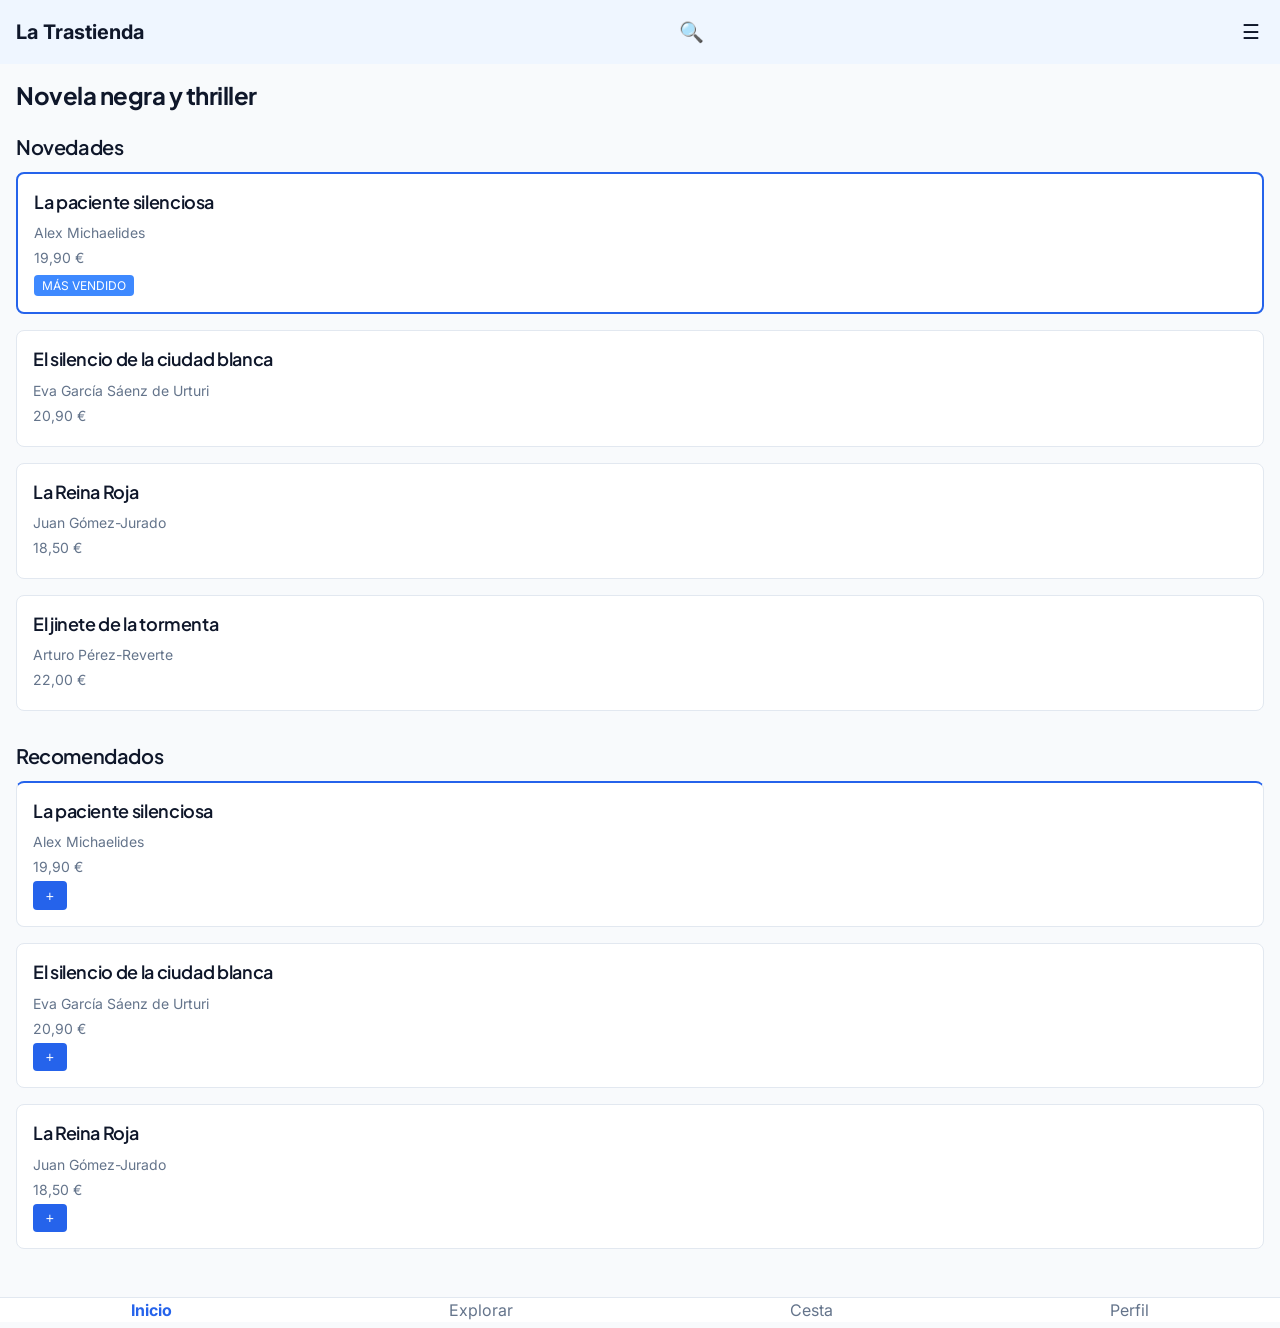
<file: trastienda-ud4/index.html>
<!DOCTYPE html>
<html lang="es">
<head>
<meta charset="UTF-8">
<meta name="viewport" content="width=device-width, initial-scale=1.0">
<title>La Trastienda - Home</title>

<link rel="preconnect" href="https://fonts.googleapis.com">
<link rel="preconnect" href="https://fonts.gstatic.com" crossorigin>
<link href="https://fonts.googleapis.com/css2?family=Inter:wght@400;500;600;700&family=Plus+Jakarta+Sans:wght@600;700&display=swap" rel="stylesheet">

<link rel="stylesheet" href="css/variables.css">
<link rel="stylesheet" href="css/tipografia.css">
<link rel="stylesheet" href="css/estilos.css">
<link rel="stylesheet" href="css/selectores.css">
</head>
<body>
<header>
<a href="index.html">La Trastienda</a>
<button type="button" aria-label="Buscar">🔍</button>
<button type="button" aria-label="Abrir menú">☰</button>
</header>

<main>
<h1>Novela negra y thriller</h1>

<section>
<h2>Novedades</h2>
<article class="card">
<h3><a href="detalle.html">La paciente silenciosa</a></h3>
<p>Alex Michaelides</p>
<p>19,90 €</p>
<span class="badge">Más vendido</span>
</article>
<article class="card">
<h3><a href="detalle.html">El silencio de la ciudad blanca</a></h3>
<p>Eva García Sáenz de Urturi</p>
<p>20,90 €</p>
<span class="badge"></span>
</article>
<article class="card">
<h3><a href="detalle.html">La Reina Roja</a></h3>
<p>Juan Gómez-Jurado</p>
<p>18,50 €</p>
</article>
<article class="card">
<h3><a href="detalle.html">El jinete de la tormenta</a></h3>
<p>Arturo Pérez-Reverte</p>
<p>22,00 €</p>
</article>
</section>

<section>
<h2>Recomendados</h2>
<article class="card">
<h3><a href="detalle.html">La paciente silenciosa</a></h3>
<p>Alex Michaelides</p>
<p>19,90 €</p>
<button type="button" aria-label="Añadir La paciente silenciosa a la cesta">+</button>
</article>
<article class="card">
<h3><a href="detalle.html">El silencio de la ciudad blanca</a></h3>
<p>Eva García Sáenz de Urturi</p>
<p>20,90 €</p>
<button type="button" aria-label="Añadir El silencio de la ciudad blanca a la cesta">+</button>
</article>
<article class="card">
<h3><a href="detalle.html">La Reina Roja</a></h3>
<p>Juan Gómez-Jurado</p>
<p>18,50 €</p>
<button type="button" aria-label="Añadir La Reina Roja a la cesta">+</button>
</article>
</section>
</main>

<nav aria-label="Secciones de la app">
<ul>
<li><a href="index.html" aria-current="page">Inicio</a></li>
<li><a href="explorar.html">Explorar</a></li>
<li><a href="carrito.html">Cesta</a></li>
<li><a href="perfil.html">Perfil</a></li>
</ul>
</nav>
</body>
</html>
</file>
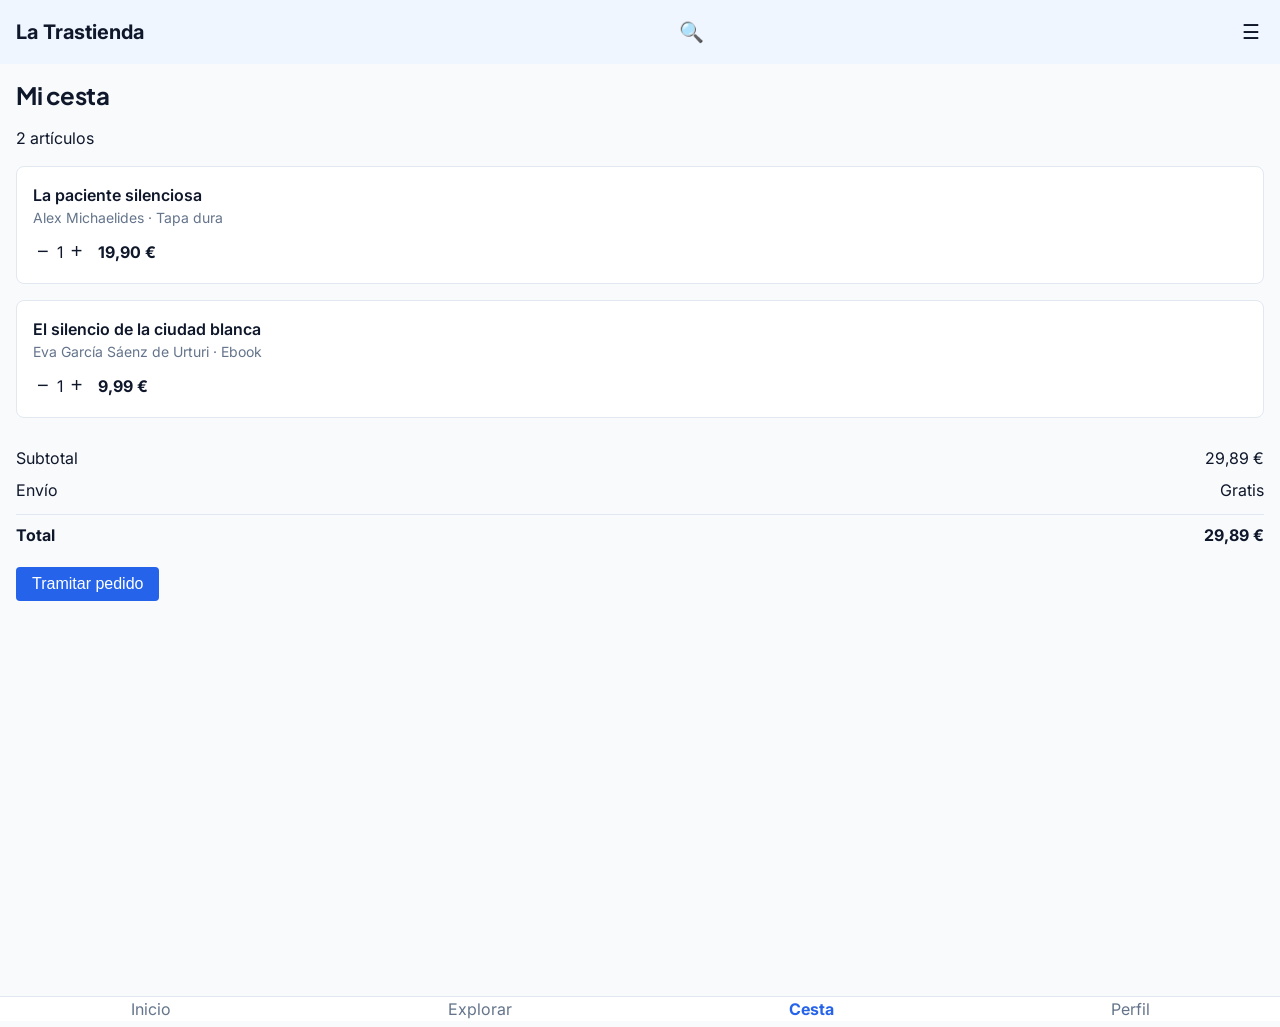
<file: trastienda-ud4/carrito.html>
<!DOCTYPE html>
<html lang="es">
<head>
<meta charset="UTF-8">
<meta name="viewport" content="width=device-width, initial-scale=1.0">
<title>La Trastienda - Mi cesta</title>

<link rel="preconnect" href="https://fonts.googleapis.com">
<link rel="preconnect" href="https://fonts.gstatic.com" crossorigin>
<link href="https://fonts.googleapis.com/css2?family=Inter:wght@400;500;600;700&family=Plus+Jakarta+Sans:wght@600;700&display=swap" rel="stylesheet">

<link rel="stylesheet" href="css/variables.css">
<link rel="stylesheet" href="css/tipografia.css">
<link rel="stylesheet" href="css/estilos.css">
<link rel="stylesheet" href="css/selectores.css">
</head>
<body>
<header>
<a href="index.html">La Trastienda</a>
<button type="button" aria-label="Buscar">🔍</button>
<button type="button" aria-label="Abrir menú">☰</button>
</header>

<main>
<h1>Mi cesta</h1>

<p>2 artículos</p>

<ul class="lista-carrito">
<li>
<span class="item-titulo">La paciente silenciosa</span>
<span class="item-autor">Alex Michaelides · Tapa dura</span>
<button type="button" aria-label="Quitar un ejemplar de La paciente silenciosa">−</button>
<span>1</span>
<button type="button" aria-label="Añadir un ejemplar de La paciente silenciosa">+</button>
<span class="item-precio">19,90 €</span>
</li>
<li>
<span class="item-titulo">El silencio de la ciudad blanca</span>
<span class="item-autor">Eva García Sáenz de Urturi · Ebook</span>
<button type="button" aria-label="Quitar un ejemplar de El silencio de la ciudad blanca">−</button>
<span>1</span>
<button type="button" aria-label="Añadir un ejemplar de El silencio de la ciudad blanca">+</button>
<span class="item-precio">9,99 €</span>
</li>
</ul>

<dl class="resumen">
<div>
<dt>Subtotal</dt>
<dd>29,89 €</dd>
</div>
<div>
<dt>Envío</dt>
<dd>Gratis</dd>
</div>
<div class="total">
<dt>Total</dt>
<dd>29,89 €</dd>
</div>
</dl>
<button type="button">Tramitar pedido</button>
</main>

<nav aria-label="Secciones de la app">
<ul>
<li><a href="index.html">Inicio</a></li>
<li><a href="explorar.html">Explorar</a></li>
<li><a href="carrito.html" aria-current="page">Cesta</a></li>
<li><a href="perfil.html">Perfil</a></li>
</ul>
</nav>
</body>
</html>
</file>
<file: trastienda-ud4/css/variables.css>
/* Ejercicio 4.1 - Variables CSS, color moderno y anidamiento */

/* 1. Tokens en :root */
:root {
  /* Escala primaria */
  --color-primary-50: #eff6ff;
  --color-primary-100: #dbeafe;
  --color-primary-200: #bfdbfe;
  --color-primary-300: #93c5fd;
  --color-primary-400: #60a5fa;
  --color-primary-500: #2563eb;
  --color-primary-600: #1d4ed8;
  --color-primary-700: #1d40af;
  --color-primary-800: #1e3a8a;
  --color-primary-900: #172554;

  /* Escala neutra */
  --color-neutral-50: #f8fafc;
  --color-neutral-100: #f1f5f9;
  --color-neutral-200: #e2e8f0;
  --color-neutral-300: #cbd5e1;
  --color-neutral-400: #94a3b8;
  --color-neutral-500: #64748b;
  --color-neutral-600: #475569;
  --color-neutral-800: #1e293b;
  --color-neutral-900: #0f172a;

  /* Mapeo semántico */
  --bg-page: var(--color-neutral-50);
  --bg-card: #ffffff;
  --bg-header: var(--color-primary-50);
  --text-main: var(--color-neutral-900);
  --text-muted: var(--color-neutral-500);
  --border-subtle: var(--color-neutral-200);
  --brand: var(--color-primary-500);
  --brand-hover: var(--color-primary-600);

  /* 2. Experimento con oklch() */
  --color-accent-oklch: oklch(0.65 0.20 260);
}

/* 3. Anidamiento en la barra de navegación */
nav {
  background-color: var(--bg-card);
  border-top: 1px solid var(--border-subtle);

  ul {
    list-style: none;
    padding: 0;
    margin: 0;
    display: flex;
    justify-content: space-around;
    gap: 1rem;
  }

  a {
    color: var(--text-muted);
    text-decoration: none;
    padding: 0.5rem;

    &[aria-current="page"] {
      color: var(--brand);
      font-weight: 700;
    }

    &:hover {
      color: var(--text-main);
    }
  }
}

/* 4. Tarjeta con anidamiento y tokens */
article.card {
  background-color: var(--bg-card);
  border: 1px solid var(--border-subtle);
  border-radius: 8px;
  padding: 1rem;
  margin-bottom: 1rem;

  h3 {
    color: var(--text-main);
    margin: 0 0 0.5rem;

    a {
      color: inherit;
      text-decoration: none;
    }
  }

  p {
    color: var(--text-muted);
    font-size: var(--text-sm);
    margin: 0.25rem 0;
  }

  .badge {
    background-color: var(--color-accent-oklch);
    color: #ffffff;
    font-size: var(--text-xs);
    padding: 0.2rem 0.5rem;
    border-radius: 4px;
    text-transform: uppercase;
  }

  button {
    background-color: var(--brand);
    color: #ffffff;
    border: none;
    border-radius: 4px;
    padding: 0.4rem 0.8rem;
    font-size: var(--text-sm);
    cursor: pointer;

    &:hover {
      background-color: var(--brand-hover);
    }
  }
}
</file>
<file: trastienda-ud4/css/tipografia.css>
/* Ejercicio 4.1 - Tipografía, unidades y compatibilidad */

/* 1. Las fuentes (Google Fonts con preconnect y display=swap)
   se cargan con <link> en el <head> de cada HTML, no aquí. */

/* 2. Variables tipográficas en :root */
:root {
  --font-body: 'Inter', system-ui, sans-serif;
  --font-display: 'Plus Jakarta Sans', system-ui, sans-serif;

  --text-xs: 0.75rem;      /* Caption (12 px) */
  --text-sm: 0.875rem;     /* Body Small (14 px) */
  --text-base: 1rem;       /* Body (16 px) */
  --text-lg: 1.125rem;     /* H3 (18 px) */
  --text-xl: 1.25rem;      /* H2 (20 px) */
  --text-2xl: 1.5rem;      /* H1 (24 px) */
  --text-3xl: 1.875rem;    /* Display (30 px) */
}

/* 3. Estilo base del body */
body {
  font-family: var(--font-body);
  font-size: var(--text-base);
  font-weight: 400;
  line-height: 1.5;        /* sin unidad */
  color: var(--text-main);
}

/* 4. Cero px en textos: todos los tamaños en rem */

/* 5. Longitud de lectura ergonómica */
p, .book-synopsis, .sinopsis, .descripcion {
  max-width: 65ch;
}

/* 6. Altura móvil */
.app-container, main {
  min-height: 100dvh;
}

/* Escala de Figma (tamaño · peso · line-height) */
h1, h2, h3 {
  font-family: var(--font-display);
  letter-spacing: -0.02em;
  text-wrap: balance;
}

h1 { font-size: var(--text-2xl); font-weight: 700; line-height: 1.25; }
h2 { font-size: var(--text-xl);  font-weight: 600; line-height: 1.3; }
h3 { font-size: var(--text-lg);  font-weight: 600; line-height: 1.35; }

p { font-size: var(--text-base); }

small, .caption {
  font-size: var(--text-xs);
  font-weight: 500;
  line-height: 1.3;
}
</file>
<file: trastienda-ud4/css/estilos.css>
/* Estilos base compartidos por todas las pantallas */

body {
  background-color: var(--bg-page);
  margin: 0;
  padding: 0;
}

header {
  background-color: var(--bg-header);
  padding: 1rem;
  display: flex;
  justify-content: space-between;
  align-items: center;

  a {
    color: inherit;
    text-decoration: none;
    font-weight: 700;
    font-size: var(--text-xl);
  }
}

main {
  padding: 1rem;
}

h1 {
  margin: 0 0 1rem;
}

h2 {
  margin: 1.5rem 0 0.75rem;
}

section {
  margin-bottom: 2rem;
}

/* Botones de texto (los de solo icono se estilan en selectores.css) */
button[type="button"] {
  background-color: var(--brand);
  color: #ffffff;
  border: none;
  border-radius: 4px;
  padding: 0.5em 1em;
  font-size: var(--text-base);
  cursor: pointer;
}

button[type="button"]:not([aria-label]):hover {
  background-color: var(--brand-hover);
}

/* Pantalla Carrito */
.lista-carrito {
  list-style: none;
  padding: 0;
  margin: 0 0 1.5rem;

  li {
    background-color: var(--bg-card);
    border: 1px solid var(--border-subtle);
    border-radius: 8px;
    padding: 1rem;
    margin-bottom: 1rem;
  }

  .item-titulo {
    display: block;
    font-weight: 600;
  }

  .item-autor {
    display: block;
    color: var(--text-muted);
    font-size: var(--text-sm);
    margin-bottom: 0.5rem;
  }

  .item-precio {
    font-weight: 700;
    margin-left: 0.5rem;
  }
}

.resumen {
  margin: 0 0 1rem;

  div {
    display: flex;
    justify-content: space-between;
    padding: 0.25rem 0;
  }

  dd {
    margin: 0;
  }

  .total {
    font-weight: 700;
    border-top: 1px solid var(--border-subtle);
    margin-top: 0.5rem;
    padding-top: 0.5rem;
  }
}
</file>
<file: trastienda-ud4/css/selectores.css>
/* Ejercicio 4.1 - Selectores CSS */

/* 1. Pestaña activa: color primario y negrita */
nav a[aria-current="page"] {
  color: var(--brand);
  font-weight: 700;
}

/* 2. Resto de enlaces de la barra: gris, con :hover y :focus-visible */
nav a:not([aria-current="page"]) {
  color: var(--text-muted);
}

nav a:not([aria-current="page"]):hover {
  color: var(--text-main);
}

nav a:focus-visible {
  outline: 2px solid var(--brand);
  outline-offset: 2px;
}

/* 3. Primera tarjeta de cada sección (hermano justo después del h2) */
h2 + .card {
  border-top: 2px solid var(--brand);
}

/* 4. Badges: ocultar vacíos y resaltar tarjetas con badge visible */
.badge:empty {
  display: none;
}

article:has(.badge:not(:empty)) {
  border-color: var(--brand);
  border-width: 2px;
}

/* 5. Botones de solo icono (el padding fino llega en el modelo de caja) */
button[aria-label] {
  background: none;
  color: inherit;
  border: none;
  font-size: var(--text-xl);
  cursor: pointer;
  padding: 0.25rem;
}
</file>
